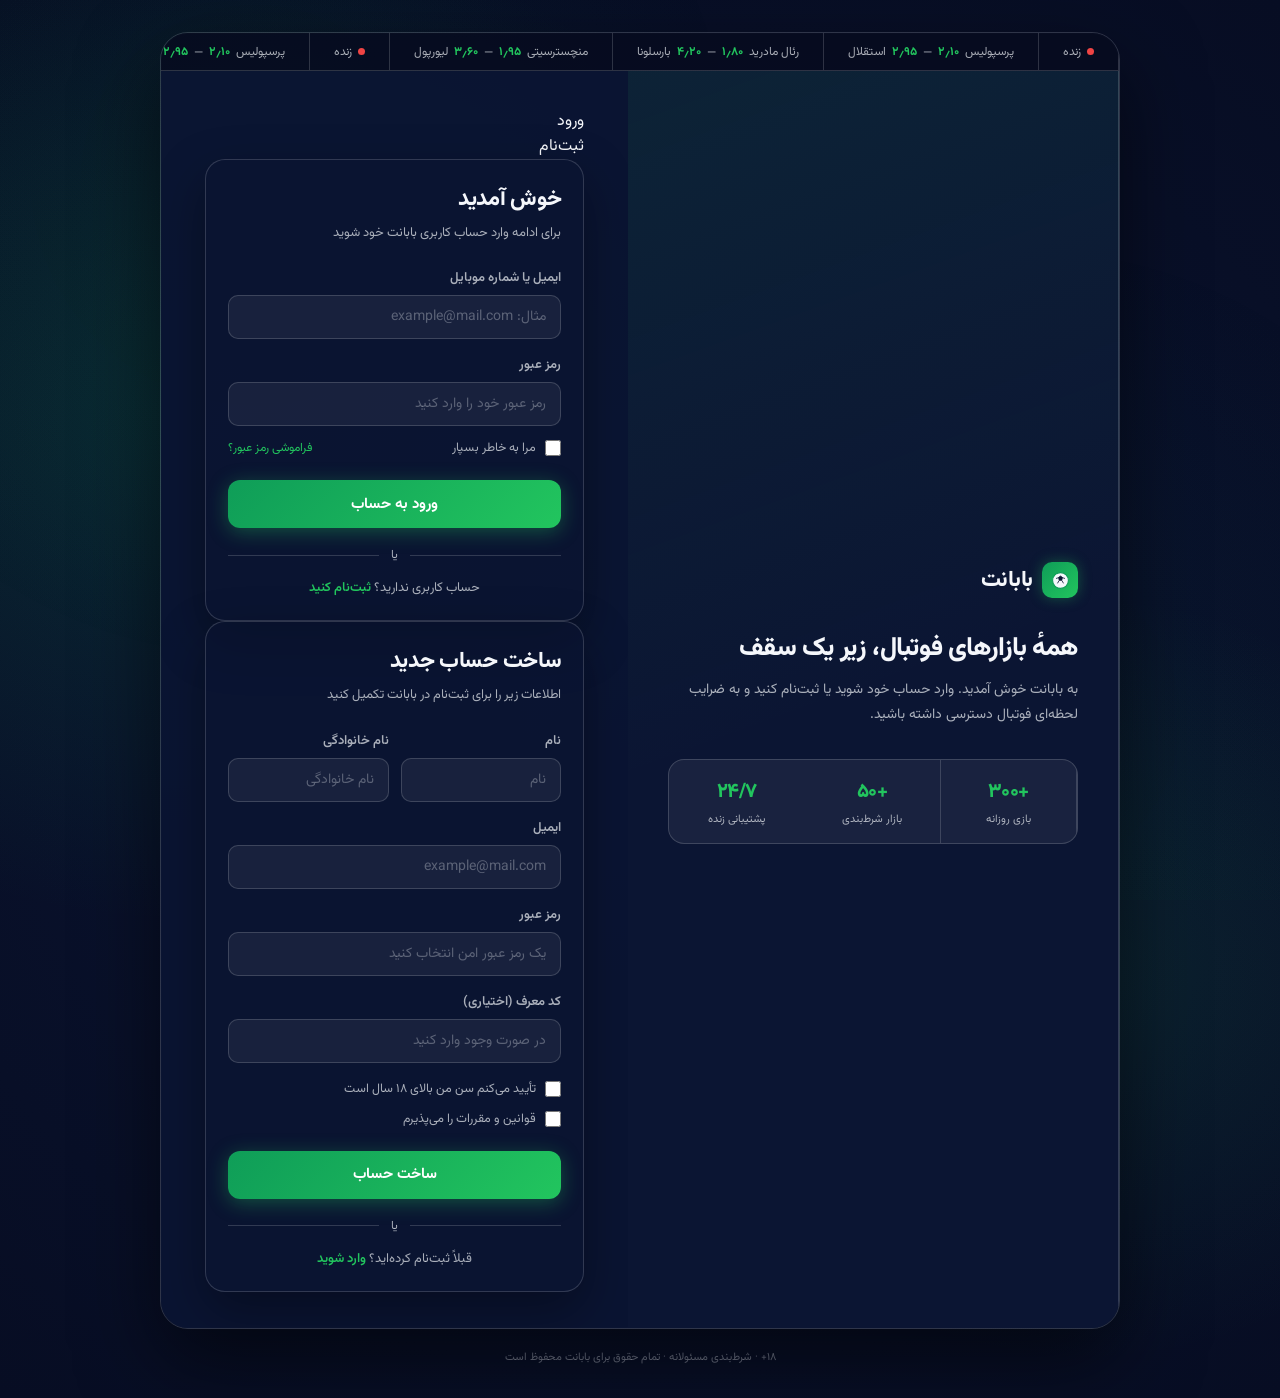
<file: index.html>
<!doctype html>
<html lang="fa" dir="rtl">
    <head>
        <meta charset="UTF-8" />
        <meta name="viewport" content="width=device-width, initial-scale=1.0" />
        <link rel="stylesheet" href="main.css" />
        <title>بابانت | ورود و ثبت‌نام</title>
        <link rel="preconnect" href="https://fonts.googleapis.com" />
        <link
            href="https://fonts.googleapis.com/css2?family=Vazirmatn:wght@400;500;600;700;800&display=swap"
            rel="stylesheet"
        />
    </head>
    <body>
        <div class="motif"></div>

        <div class="stage">
            <div class="ticker">
                <div class="ticker-track">
                    <span class="tick-item"><i class="live-dot"></i> زنده</span>
                    <span class="tick-item"
                        >پرسپولیس <b>۲٫۱۰</b> — <b>۲٫۹۵</b> استقلال</span
                    >
                    <span class="tick-item"
                        >رئال مادرید <b>۱٫۸۰</b> — <b>۴٫۲۰</b> بارسلونا</span
                    >
                    <span class="tick-item"
                        >منچسترسیتی <b>۱٫۹۵</b> — <b>۳٫۶۰</b> لیورپول</span
                    >
                    <span class="tick-item"><i class="live-dot"></i> زنده</span>
                    <span class="tick-item"
                        >پرسپولیس <b>۲٫۱۰</b> — <b>۲٫۹۵</b> استقلال</span
                    >
                    <span class="tick-item"
                        >رئال مادرید <b>۱٫۸۰</b> — <b>۴٫۲۰</b> بارسلونا</span
                    >
                    <span class="tick-item"
                        >منچسترسیتی <b>۱٫۹۵</b> — <b>۳٫۶۰</b> لیورپول</span
                    >
                </div>
            </div>

            <div class="side">
                <div class="brand-mark">
                    <span class="ball-badge">
                        <svg
                            viewBox="0 0 24 24"
                            width="19"
                            height="19"
                            xmlns="http://www.w3.org/2000/svg"
                        >
                            <circle
                                cx="12"
                                cy="12"
                                r="10"
                                fill="#f5f7fb"
                                stroke="#0f9d58"
                                stroke-width="1.4"
                            />
                            <path
                                d="M12 6.4 L15 8.6 L13.9 12.2 L10.1 12.2 L9 8.6 Z"
                                fill="#0b1533"
                            />
                            <path
                                d="M12 6.4 L9 8.6 M12 6.4 L15 8.6 M9 8.6 L6.3 9.5 M15 8.6 L17.7 9.5 M10.1 12.2 L8.2 15.6 M13.9 12.2 L15.8 15.6"
                                stroke="#0b1533"
                                stroke-width="1"
                            />
                        </svg>
                    </span>
                    <span>بابانت</span>
                </div>

                <div>
                    <h1>همهٔ بازارهای فوتبال، زیر یک سقف</h1>
                    <p>
                        به بابانت خوش آمدید. وارد حساب خود شوید یا ثبت‌نام کنید
                        و به ضرایب لحظه‌ای فوتبال دسترسی داشته باشید.
                    </p>
                </div>

                <div class="stats">
                    <div><b>+۳۰۰</b><small>بازی روزانه</small></div>
                    <div><b>+۵۰</b><small>بازار شرط‌بندی</small></div>
                    <div><b>۲۴/۷</b><small>پشتیبانی زنده</small></div>
                </div>
            </div>

            <div class="form-side">
                <div class="tabs">
                    <div class="tab active" data-tab="login">ورود</div>
                    <div class="tab" data-tab="register">ثبت‌نام</div>
                </div>

                <!-- LOGIN -->
                <div class="panel active" id="login">
                    <h2>خوش آمدید</h2>
                    <p class="sub">
                        برای ادامه وارد حساب کاربری بابانت خود شوید
                    </p>

                    <form id="loginForm" novalidate>
                        <div class="field">
                            <label for="loginIdentifier"
                                >ایمیل یا شماره موبایل</label
                            >
                            <input
                                type="text"
                                id="loginIdentifier"
                                name="identifier"
                                placeholder="مثال: example@mail.com"
                            />
                        </div>

                        <div class="field">
                            <label for="loginPassword">رمز عبور</label>
                            <input
                                type="password"
                                id="loginPassword"
                                name="password"
                                placeholder="رمز عبور خود را وارد کنید"
                            />
                        </div>

                        <div class="aux-row">
                            <label class="checkbox">
                                <input
                                    type="checkbox"
                                    id="loginRemember"
                                    name="remember"
                                />
                                مرا به خاطر بسپار
                            </label>
                            <a href="#">فراموشی رمز عبور؟</a>
                        </div>

                        <button type="submit" class="submit-btn">
                            ورود به حساب
                        </button>
                    </form>

                    <div class="divider">یا</div>

                    <p class="switch-line">
                        حساب کاربری ندارید؟
                        <a data-tab="register">ثبت‌نام کنید</a>
                    </p>
                </div>

                <div class="panel" id="register">
                    <h2>ساخت حساب جدید</h2>
                    <p class="sub">
                        اطلاعات زیر را برای ثبت‌نام در بابانت تکمیل کنید
                    </p>

                    <form id="registerForm" novalidate>
                        <div class="row-two">
                            <div class="field">
                                <label for="regFirstName">نام</label>
                                <input
                                    type="text"
                                    id="regFirstName"
                                    name="firstName"
                                    placeholder="نام"
                                />
                            </div>
                            <div class="field">
                                <label for="regLastName">نام خانوادگی</label>
                                <input
                                    type="text"
                                    id="regLastName"
                                    name="lastName"
                                    placeholder="نام خانوادگی"
                                />
                            </div>
                        </div>

                        <div class="field">
                            <label for="regEmail">ایمیل</label>
                            <input
                                type="email"
                                id="regEmail"
                                name="email"
                                placeholder="example@mail.com"
                            />
                        </div>

                        <div class="field">
                            <label for="regPassword">رمز عبور</label>
                            <input
                                type="password"
                                id="regPassword"
                                name="password"
                                placeholder="یک رمز عبور امن انتخاب کنید"
                            />
                        </div>

                        <div class="field">
                            <label for="regReferral">کد معرف (اختیاری)</label>
                            <input
                                type="text"
                                id="regReferral"
                                name="referralCode"
                                placeholder="در صورت وجود وارد کنید"
                            />
                        </div>

                        <div class="checks-stack">
                            <label class="checkbox">
                                <input
                                    type="checkbox"
                                    id="regAge"
                                    name="ageConfirmed"
                                />
                                تأیید می‌کنم سن من بالای ۱۸ سال است
                            </label>
                            <label class="checkbox">
                                <input
                                    type="checkbox"
                                    id="regTerms"
                                    name="termsAccepted"
                                />
                                قوانین و مقررات را می‌پذیرم
                            </label>
                        </div>

                        <button type="submit" class="submit-btn">
                            ساخت حساب
                        </button>
                    </form>

                    <div class="divider">یا</div>

                    <p class="switch-line">
                        قبلاً ثبت‌نام کرده‌اید؟
                        <a data-tab="login">وارد شوید</a>
                    </p>
                </div>
            </div>
        </div>

        <p class="legal-note">
            ۱۸+ · شرط‌بندی مسئولانه · تمام حقوق برای بابانت محفوظ است
        </p>

        <script src="main.js"></script>
    </body>
</html>
</file>
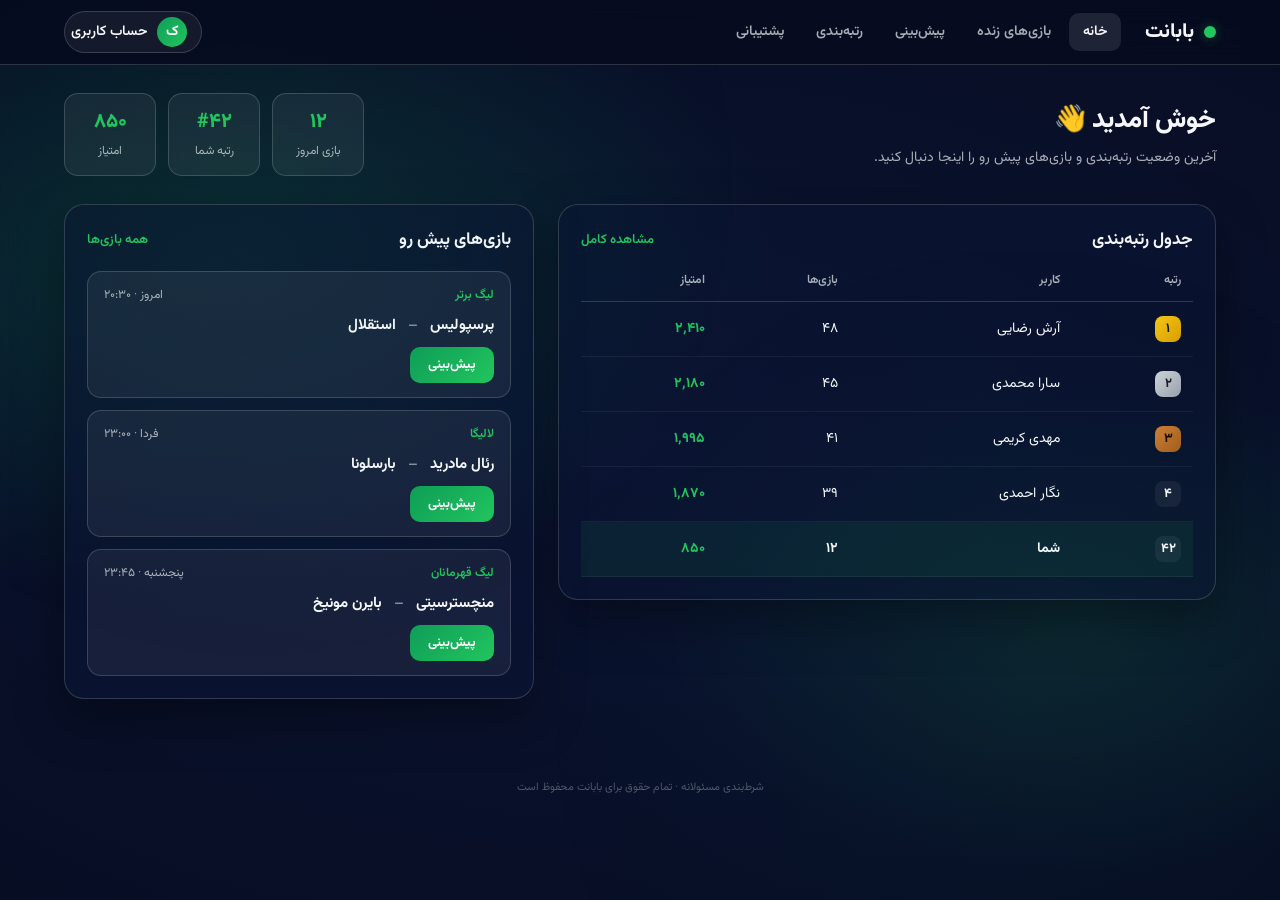
<file: Home.html>
<!doctype html>
<html lang="fa" dir="rtl">
    <head>
        <meta charset="UTF-8" />
        <meta name="viewport" content="width=device-width, initial-scale=1.0" />
        <title>بابانت · محیط کاربری</title>
        <link rel="preconnect" href="https://fonts.googleapis.com" />
        <link
            href="https://fonts.googleapis.com/css2?family=Vazirmatn:wght@400;500;600;700;800&display=swap"
            rel="stylesheet"
        />
        <link rel="stylesheet" href="main.css" />
    </head>
    <body class="home">
        <div class="motif"></div>

        <!-- ── header ────────────────────────────────────── -->
        <header class="app-header">
            <div class="app-header-inner">
                <a href="home.html" class="app-brand">
                    <span class="app-brand-dot"></span>
                    <span class="app-brand-name">بابانت</span>
                </a>

                <nav class="app-nav" id="mainNav">
                    <a href="#" class="app-nav-link active">خانه</a>
                    <a href="#" class="app-nav-link">بازی‌های زنده</a>
                    <a href="#" class="app-nav-link">پیش‌بینی</a>
                    <a href="#" class="app-nav-link">رتبه‌بندی</a>
                    <a href="#" class="app-nav-link">پشتیبانی</a>
                </nav>

                <div class="app-header-actions">
                    <button class="account-btn" id="accountBtn">
                        <span class="account-avatar">ک</span>
                        <span class="account-name">حساب کاربری</span>
                    </button>
                    <button
                        class="nav-toggle"
                        id="navToggle"
                        aria-label="منو"
                        aria-expanded="false"
                    >
                        <span></span><span></span><span></span>
                    </button>
                </div>
            </div>
        </header>

        <!-- ── main ──────────────────────────────────────── -->
        <main class="app-main">
            <!-- خوش‌آمد -->
            <section class="welcome-bar">
                <div>
                    <h1 class="welcome-title">خوش آمدید 👋</h1>
                    <p class="welcome-sub">
                        آخرین وضعیت رتبه‌بندی و بازی‌های پیش رو را اینجا دنبال
                        کنید.
                    </p>
                </div>
                <div class="welcome-stats">
                    <div class="wstat">
                        <span class="wstat-num">۱۲</span>
                        <span class="wstat-label">بازی امروز</span>
                    </div>
                    <div class="wstat">
                        <span class="wstat-num">#۴۲</span>
                        <span class="wstat-label">رتبه شما</span>
                    </div>
                    <div class="wstat">
                        <span class="wstat-num">۸۵۰</span>
                        <span class="wstat-label">امتیاز</span>
                    </div>
                </div>
            </section>

            <div class="app-grid">
                <!-- جدول رتبه‌بندی -->
                <section class="panel">
                    <div class="panel-head">
                        <h2 class="panel-title">جدول رتبه‌بندی</h2>
                        <a href="#" class="panel-link">مشاهده کامل</a>
                    </div>

                    <div class="table-wrap">
                        <table class="rank-table">
                            <thead>
                                <tr>
                                    <th>رتبه</th>
                                    <th>کاربر</th>
                                    <th>بازی‌ها</th>
                                    <th>امتیاز</th>
                                </tr>
                            </thead>
                            <tbody>
                                <tr>
                                    <td><span class="rank rank-1">۱</span></td>
                                    <td>آرش رضایی</td>
                                    <td>۴۸</td>
                                    <td class="pts">۲٬۴۱۰</td>
                                </tr>
                                <tr>
                                    <td><span class="rank rank-2">۲</span></td>
                                    <td>سارا محمدی</td>
                                    <td>۴۵</td>
                                    <td class="pts">۲٬۱۸۰</td>
                                </tr>
                                <tr>
                                    <td><span class="rank rank-3">۳</span></td>
                                    <td>مهدی کریمی</td>
                                    <td>۴۱</td>
                                    <td class="pts">۱٬۹۹۵</td>
                                </tr>
                                <tr>
                                    <td><span class="rank">۴</span></td>
                                    <td>نگار احمدی</td>
                                    <td>۳۹</td>
                                    <td class="pts">۱٬۸۷۰</td>
                                </tr>
                                <tr class="me-row">
                                    <td><span class="rank">۴۲</span></td>
                                    <td>شما</td>
                                    <td>۱۲</td>
                                    <td class="pts">۸۵۰</td>
                                </tr>
                            </tbody>
                        </table>
                    </div>
                </section>

                <!-- بازی‌های پیش رو -->
                <section class="panel">
                    <div class="panel-head">
                        <h2 class="panel-title">بازی‌های پیش رو</h2>
                        <a href="#" class="panel-link">همه بازی‌ها</a>
                    </div>

                    <ul class="match-list">
                        <li class="match-card">
                            <div class="match-meta">
                                <span class="match-league">لیگ برتر</span>
                                <span class="match-time">امروز · ۲۰:۳۰</span>
                            </div>
                            <div class="match-teams">
                                <span class="team">پرسپولیس</span>
                                <span class="vs">–</span>
                                <span class="team">استقلال</span>
                            </div>
                            <button class="match-btn">پیش‌بینی</button>
                        </li>
                        <li class="match-card">
                            <div class="match-meta">
                                <span class="match-league">لالیگا</span>
                                <span class="match-time">فردا · ۲۳:۰۰</span>
                            </div>
                            <div class="match-teams">
                                <span class="team">رئال مادرید</span>
                                <span class="vs">–</span>
                                <span class="team">بارسلونا</span>
                            </div>
                            <button class="match-btn">پیش‌بینی</button>
                        </li>
                        <li class="match-card">
                            <div class="match-meta">
                                <span class="match-league">لیگ قهرمانان</span>
                                <span class="match-time">پنجشنبه · ۲۳:۴۵</span>
                            </div>
                            <div class="match-teams">
                                <span class="team">منچسترسیتی</span>
                                <span class="vs">–</span>
                                <span class="team">بایرن مونیخ</span>
                            </div>
                            <button class="match-btn">پیش‌بینی</button>
                        </li>
                    </ul>
                </section>
            </div>
        </main>

        <footer class="app-footer">
            <p class="legal-note">
                 شرط‌بندی مسئولانه · تمام حقوق برای بابانت محفوظ است
            </p>
        </footer>

        <script src="main.js"></script>
    </body>
</html>
</file>
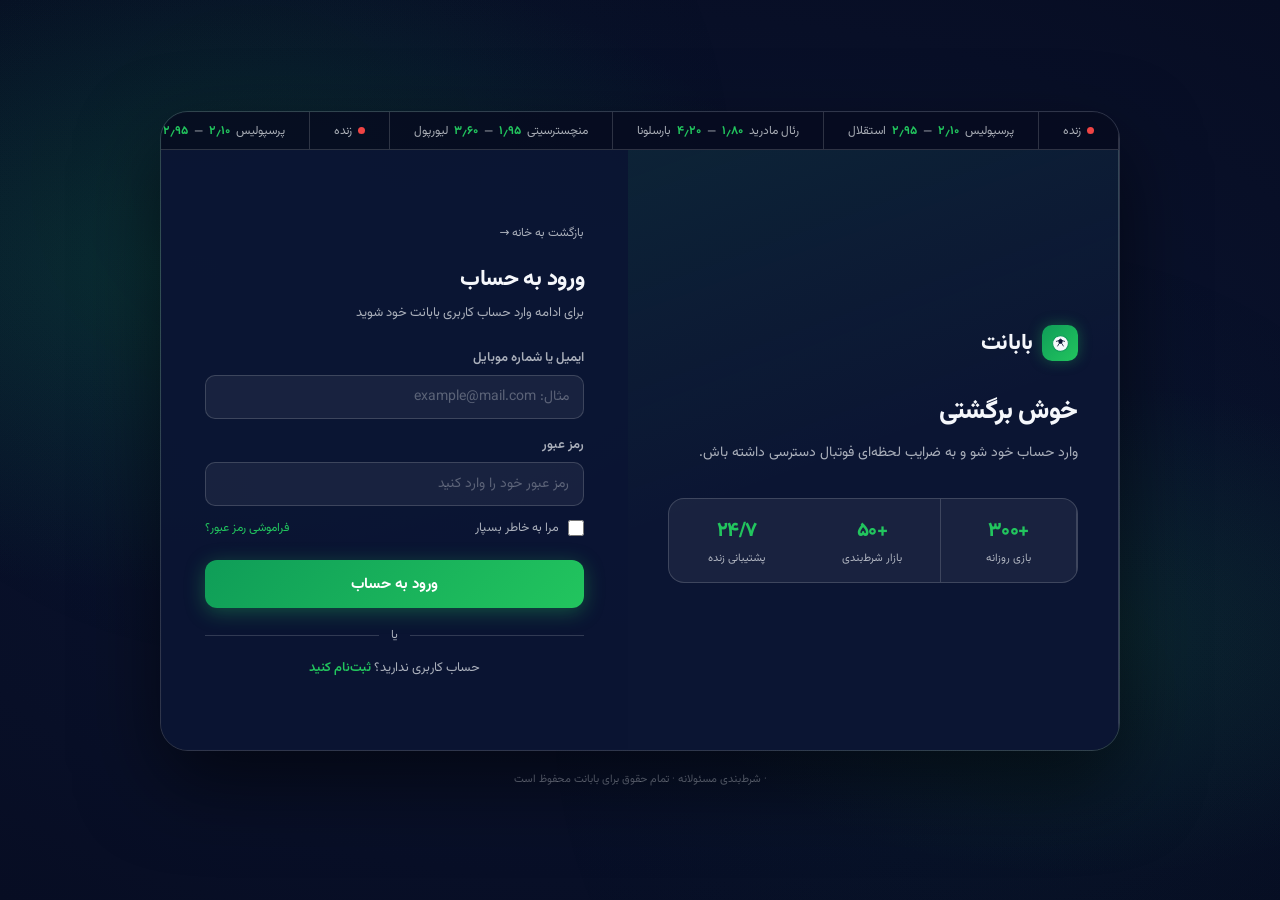
<file: login.html>
<!doctype html>
<html lang="fa" dir="rtl">
    <head>
        <meta charset="UTF-8" />
        <meta name="viewport" content="width=device-width, initial-scale=1.0" />
        <link rel="stylesheet" href="main.css" />
        <title>بابانت | ورود</title>
        <link rel="preconnect" href="https://fonts.googleapis.com" />
        <link
            href="https://fonts.googleapis.com/css2?family=Vazirmatn:wght@400;500;600;700;800&display=swap"
            rel="stylesheet"
        />
    </head>
    <body>
        <div class="motif"></div>

        <div class="stage">
            <div class="ticker">
                <div class="ticker-track">
                    <span class="tick-item"><i class="live-dot"></i> زنده</span>
                    <span class="tick-item"
                        >پرسپولیس <b>۲٫۱۰</b> — <b>۲٫۹۵</b> استقلال</span
                    >
                    <span class="tick-item"
                        >رئال مادرید <b>۱٫۸۰</b> — <b>۴٫۲۰</b> بارسلونا</span
                    >
                    <span class="tick-item"
                        >منچسترسیتی <b>۱٫۹۵</b> — <b>۳٫۶۰</b> لیورپول</span
                    >
                    <span class="tick-item"><i class="live-dot"></i> زنده</span>
                    <span class="tick-item"
                        >پرسپولیس <b>۲٫۱۰</b> — <b>۲٫۹۵</b> استقلال</span
                    >
                    <span class="tick-item"
                        >رئال مادرید <b>۱٫۸۰</b> — <b>۴٫۲۰</b> بارسلونا</span
                    >
                    <span class="tick-item"
                        >منچسترسیتی <b>۱٫۹۵</b> — <b>۳٫۶۰</b> لیورپول</span
                    >
                </div>
            </div>

            <div class="side">
                <div class="brand-mark">
                    <span class="ball-badge">
                        <svg
                            viewBox="0 0 24 24"
                            width="19"
                            height="19"
                            xmlns="http://www.w3.org/2000/svg"
                        >
                            <circle
                                cx="12"
                                cy="12"
                                r="10"
                                fill="#f5f7fb"
                                stroke="#0f9d58"
                                stroke-width="1.4"
                            />
                            <path
                                d="M12 6.4 L15 8.6 L13.9 12.2 L10.1 12.2 L9 8.6 Z"
                                fill="#0b1533"
                            />
                            <path
                                d="M12 6.4 L9 8.6 M12 6.4 L15 8.6 M9 8.6 L6.3 9.5 M15 8.6 L17.7 9.5 M10.1 12.2 L8.2 15.6 M13.9 12.2 L15.8 15.6"
                                stroke="#0b1533"
                                stroke-width="1"
                            />
                        </svg>
                    </span>
                    <span>بابانت</span>
                </div>

                <div>
                    <h1>خوش برگشتی</h1>
                    <p>
                        وارد حساب خود شو و به ضرایب لحظه‌ای فوتبال دسترسی داشته
                        باش.
                    </p>
                </div>

                <div class="stats">
                    <div><b>+۳۰۰</b><small>بازی روزانه</small></div>
                    <div><b>+۵۰</b><small>بازار شرط‌بندی</small></div>
                    <div><b>۲۴/۷</b><small>پشتیبانی زنده</small></div>
                </div>
            </div>

            <div class="form-side">
                <a class="back-link" href="index.html">→ بازگشت به خانه</a>

                <h2>ورود به حساب</h2>
                <p class="sub">برای ادامه وارد حساب کاربری بابانت خود شوید</p>

                <form id="loginForm" novalidate>
                    <div class="field">
                        <label for="loginIdentifier"
                            >ایمیل یا شماره موبایل</label
                        >
                        <input
                            type="text"
                            id="loginIdentifier"
                            name="identifier"
                            placeholder="مثال: example@mail.com"
                        />
                        <div class="error-msg" id="err-regFirstName"></div>
                    </div>

                    <div class="field">
                        <label for="loginPassword">رمز عبور</label>
                        <input
                            type="password"
                            id="loginPassword"
                            name="password"
                            placeholder="رمز عبور خود را وارد کنید"
                        />
                        <div class="error-msg" id="err-regFirstName"></div>
                    </div>

                    <div class="aux-row">
                        <label class="checkbox">
                            <input
                                type="checkbox"
                                id="loginRemember"
                                name="remember"
                            />
                            <div class="error-msg" id="err-regFirstName"></div>
                            مرا به خاطر بسپار
                        </label>
                        <a href="#">فراموشی رمز عبور؟</a>
                    </div>

                    <button type="submit" class="submit-btn">
                        ورود به حساب
                    </button>
                </form>

                <div class="divider">یا</div>

                <p class="switch-line">
                    حساب کاربری ندارید؟
                    <a href="register.html">ثبت‌نام کنید</a>
                </p>
            </div>
        </div>

        <p class="legal-note">
            · شرط‌بندی مسئولانه · تمام حقوق برای بابانت محفوظ است
        </p>

        <script src="main.js"></script>
    </body>
</html>
</file>
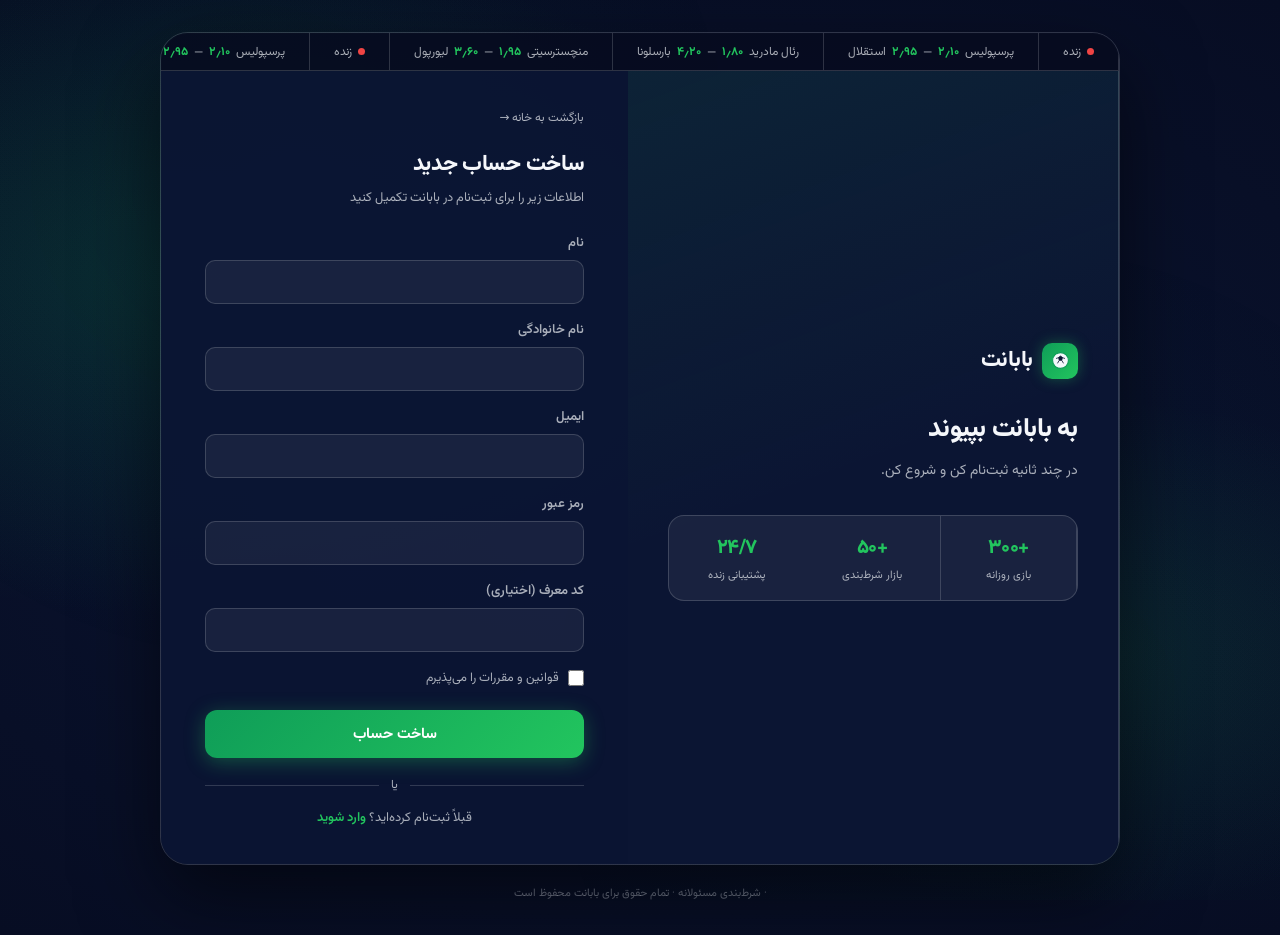
<file: register.html>
<!doctype html>
<html lang="fa" dir="rtl">
    <head>
        <meta charset="UTF-8" />
        <meta name="viewport" content="width=device-width, initial-scale=1.0" />
        <link rel="stylesheet" href="main.css" />
        <title>بابانت | ثبت‌نام</title>
        <link rel="preconnect" href="https://fonts.googleapis.com" />
        <link
            href="https://fonts.googleapis.com/css2?family=Vazirmatn:wght@400;500;600;700;800&display=swap"
            rel="stylesheet"
        />
    </head>
    <body>
        <div class="motif"></div>

        <div class="stage">
            <div class="ticker">
                <div class="ticker-track">
                    <span class="tick-item"><i class="live-dot"></i> زنده</span>
                    <span class="tick-item"
                        >پرسپولیس <b>۲٫۱۰</b> — <b>۲٫۹۵</b> استقلال</span
                    >
                    <span class="tick-item"
                        >رئال مادرید <b>۱٫۸۰</b> — <b>۴٫۲۰</b> بارسلونا</span
                    >
                    <span class="tick-item"
                        >منچسترسیتی <b>۱٫۹۵</b> — <b>۳٫۶۰</b> لیورپول</span
                    >
                    <span class="tick-item"><i class="live-dot"></i> زنده</span>
                    <span class="tick-item"
                        >پرسپولیس <b>۲٫۱۰</b> — <b>۲٫۹۵</b> استقلال</span
                    >
                    <span class="tick-item"
                        >رئال مادرید <b>۱٫۸۰</b> — <b>۴٫۲۰</b> بارسلونا</span
                    >
                    <span class="tick-item"
                        >منچسترسیتی <b>۱٫۹۵</b> — <b>۳٫۶۰</b> لیورپول</span
                    >
                </div>
            </div>

            <div class="side">
                <div class="brand-mark">
                    <span class="ball-badge">
                        <svg
                            viewBox="0 0 24 24"
                            width="19"
                            height="19"
                            xmlns="http://www.w3.org/2000/svg"
                        >
                            <circle
                                cx="12"
                                cy="12"
                                r="10"
                                fill="#f5f7fb"
                                stroke="#0f9d58"
                                stroke-width="1.4"
                            />
                            <path
                                d="M12 6.4 L15 8.6 L13.9 12.2 L10.1 12.2 L9 8.6 Z"
                                fill="#0b1533"
                            />
                            <path
                                d="M12 6.4 L9 8.6 M12 6.4 L15 8.6 M9 8.6 L6.3 9.5 M15 8.6 L17.7 9.5 M10.1 12.2 L8.2 15.6 M13.9 12.2 L15.8 15.6"
                                stroke="#0b1533"
                                stroke-width="1"
                            />
                        </svg>
                    </span>
                    <span>بابانت</span>
                </div>

                <div>
                    <h1>به بابانت بپیوند</h1>
                    <p>در چند ثانیه ثبت‌نام کن و شروع کن.</p>
                </div>

                <div class="stats">
                    <div><b>+۳۰۰</b><small>بازی روزانه</small></div>
                    <div><b>+۵۰</b><small>بازار شرط‌بندی</small></div>
                    <div><b>۲۴/۷</b><small>پشتیبانی زنده</small></div>
                </div>
            </div>

            <div class="form-side">
                <a class="back-link" href="index.html">→ بازگشت به خانه</a>

                <h2>ساخت حساب جدید</h2>
                <p class="sub">
                    اطلاعات زیر را برای ثبت‌نام در بابانت تکمیل کنید
                </p>

                <form id="registerForm" novalidate>
                    <div class="form-message" style="display: none"></div>

                    <div class="field">
                        <label for="regFirstName">نام</label>
                        <input
                            type="text"
                            id="regFirstName"
                            name="firstName"
                            autocomplete="given-name"
                        />
                        <div
                            class="error-msg"
                            id="err-regFirstName"
                            style="display: none"
                        ></div>
                    </div>

                    <div class="field">
                        <label for="regLastName">نام خانوادگی</label>
                        <input
                            type="text"
                            id="regLastName"
                            name="lastName"
                            autocomplete="family-name"
                        />
                        <div
                            class="error-msg"
                            id="err-regLastName"
                            style="display: none"
                        ></div>
                    </div>

                    <div class="field">
                        <label for="regEmail">ایمیل</label>
                        <input
                            type="email"
                            id="regEmail"
                            name="email"
                            autocomplete="email"
                        />
                        <div
                            class="error-msg"
                            id="err-regEmail"
                            style="display: none"
                        ></div>
                    </div>

                    <div class="field">
                        <label for="regPassword">رمز عبور</label>
                        <input
                            type="password"
                            id="regPassword"
                            name="password"
                            autocomplete="new-password"
                        />
                        <div
                            class="error-msg"
                            id="err-regPassword"
                            style="display: none"
                        ></div>
                    </div>

                    <div class="field">
                        <label for="regReferral">کد معرف (اختیاری)</label>
                        <input
                            type="text"
                            id="regReferral"
                            name="referalCode"
                        />
                        <div
                            class="error-msg"
                            id="err-regReferral"
                            style="display: none"
                        ></div>
                    </div>

                    <div class="checks-stack">
                        <label class="checkbox">
                            <input
                                type="checkbox"
                                id="regTerms"
                                name="termsAccepted"
                            />
                            قوانین و مقررات را می‌پذیرم
                        </label>
                        <div
                            class="error-msg"
                            id="err-regTerms"
                            style="display: none"
                        ></div>
                    </div>

                    <button type="submit" class="submit-btn">ساخت حساب</button>
                </form>

                <div class="divider">یا</div>

                <p class="switch-line">
                    قبلاً ثبت‌نام کرده‌اید؟
                    <a href="login.html">وارد شوید</a>
                </p>
            </div>
        </div>

        <p class="legal-note">
            · شرط‌بندی مسئولانه · تمام حقوق برای بابانت محفوظ است
        </p>

        <script src="main.js"></script>
    </body>
</html>
</file>
<file: main.css>
/* ── variables ──────────────────────────────────────── */
:root {
    --navy-deep: #060b1f;
    --navy: #0b1533;
    --navy-light: #16224a;
    --green: #22c55e;
    --green-deep: #0f9d58;
    --green-glow: rgba(34, 197, 94, 0.35);
    --white: #f5f7fb;
    --white-dim: rgba(245, 247, 251, 0.68);
    --glass-fill: rgba(255, 255, 255, 0.06);
    --glass-fill-strong: rgba(255, 255, 255, 0.1);
    --glass-border: rgba(255, 255, 255, 0.16);
    --live: #ef4444;
}

/* ── reset & base ───────────────────────────────────── */
*,
*::before,
*::after {
    box-sizing: border-box;
    margin: 0;
    padding: 0;
}

html {
    scroll-behavior: smooth;
}

body {
    font-family: "Vazirmatn", system-ui, sans-serif;
    color: var(--white);
    min-height: 100vh;
    display: flex;
    flex-direction: column;
    align-items: center;
    justify-content: center;
    padding: 32px 16px;
    position: relative;
    overflow-x: hidden; /* فقط اسکرول افقی مسدود — عمودی آزاد */
    background:
        radial-gradient(
            ellipse 80% 60% at 15% 30%,
            rgba(15, 157, 88, 0.18) 0%,
            transparent 60%
        ),
        radial-gradient(
            ellipse 60% 50% at 85% 70%,
            rgba(34, 197, 94, 0.1) 0%,
            transparent 55%
        ),
        radial-gradient(ellipse 100% 80% at 50% 50%, #0b1533 0%, #060b1f 100%);
}

/* ── decorative motif ───────────────────────────────── */
.motif {
    position: fixed;
    inset: 0;
    pointer-events: none;
    z-index: 0;
    background-image:
        radial-gradient(
            circle at 20% 20%,
            rgba(34, 197, 94, 0.04) 0%,
            transparent 40%
        ),
        radial-gradient(
            circle at 80% 80%,
            rgba(34, 197, 94, 0.03) 0%,
            transparent 40%
        );
}

/* ── stage (card) ───────────────────────────────────── */
.stage {
    position: relative;
    z-index: 1;
    width: 100%;
    max-width: 960px;
    display: grid;
    grid-template-columns: 1.05fr 1fr;
    grid-template-rows: auto 1fr;
    min-height: 640px;
    border-radius: 28px;
    overflow: hidden;
    border: 1px solid var(--glass-border);
    box-shadow:
        0 32px 80px rgba(0, 0, 0, 0.55),
        0 0 0 1px rgba(255, 255, 255, 0.05) inset;
}

/* ── ticker ─────────────────────────────────────────── */
.ticker {
    grid-column: 1 / -1;
    grid-row: 1;
    background: rgba(6, 11, 31, 0.85);
    border-bottom: 1px solid var(--glass-border);
    height: 38px;
    overflow: hidden;
    display: flex;
    align-items: center;
}

.ticker-track {
    display: flex;
    gap: 0;
    white-space: nowrap;
    animation: scrollTicker 28s linear infinite;
}

.tick-item {
    font-size: 12px;
    color: var(--white-dim);
    padding: 0 24px;
    border-right: 1px solid var(--glass-border);
    display: flex;
    align-items: center;
    gap: 6px;
    height: 38px;
}

.tick-item b {
    color: var(--green);
    font-weight: 700;
}

.live-dot {
    display: inline-block;
    width: 7px;
    height: 7px;
    border-radius: 50%;
    background: var(--live);
    animation: pulse 1.4s ease-in-out infinite;
    flex-shrink: 0;
}

@keyframes pulse {
    0%,
    100% {
        opacity: 1;
        transform: scale(1);
    }
    50% {
        opacity: 0.4;
        transform: scale(0.75);
    }
}

@keyframes scrollTicker {
    0% {
        transform: translateX(0);
    }
    100% {
        transform: translateX(-50%);
    }
}

/* ── side (left panel) ──────────────────────────────── */
.side {
    grid-row: 2;
    grid-column: 1;
    background:
        linear-gradient(160deg, rgba(34, 197, 94, 0.08) 0%, transparent 50%),
        var(--navy);
    padding: 44px 40px 36px;
    display: flex;
    flex-direction: column;
    gap: 32px;
    justify-content: center;
    border-right: 1px solid var(--glass-border);
}

.brand-mark {
    display: inline-flex;
    align-items: center;
    gap: 9px;
    font-size: 22px;
    font-weight: 800;
    color: var(--white);
    letter-spacing: -0.3px;
    width: fit-content;
}

.ball-badge {
    display: flex;
    align-items: center;
    justify-content: center;
    width: 36px;
    height: 36px;
    background: linear-gradient(
        135deg,
        var(--green-deep) 0%,
        var(--green) 100%
    );
    border-radius: 10px;
    flex-shrink: 0;
    box-shadow: 0 0 14px var(--green-glow);
}

.side h1 {
    font-size: 26px;
    font-weight: 800;
    line-height: 1.45;
    letter-spacing: -0.4px;
    color: var(--white);
}

.side p {
    font-size: 14px;
    color: var(--white-dim);
    line-height: 1.75;
    margin-top: 10px;
}

.stats {
    display: flex;
    gap: 0;
    border: 1px solid var(--glass-border);
    border-radius: 16px;
    overflow: hidden;
    background: var(--glass-fill);
}

.stats > div {
    flex: 1;
    display: flex;
    flex-direction: column;
    align-items: center;
    padding: 16px 8px;
    gap: 4px;
    border-right: 1px solid var(--glass-border);
}

.stats > div:last-child {
    border-right: none;
}

.stats b {
    font-size: 20px;
    font-weight: 800;
    color: var(--green);
    letter-spacing: -0.5px;
}

.stats small {
    font-size: 11px;
    color: var(--white-dim);
    text-align: center;
    line-height: 1.4;
}

/* ── form-side (right panel) ────────────────────────── */
.form-side {
    grid-row: 2;
    grid-column: 2;
    background: rgba(11, 21, 51, 0.96);
    padding: 38px 44px 36px;
    display: flex;
    flex-direction: column;
    justify-content: center;
    gap: 0;
    overflow-y: auto; /* اسکرول داخلی اگر محتوا بلند بود */
}

.form-side h2 {
    font-size: 22px;
    font-weight: 800;
    color: var(--white);
    letter-spacing: -0.3px;
    margin-bottom: 6px;
}

.sub {
    font-size: 13px;
    color: var(--white-dim);
    line-height: 1.65;
    margin-bottom: 24px;
}

/* ── back link ──────────────────────────────────────── */
.back-link {
    display: inline-block;
    font-size: 12px;
    color: var(--white-dim);
    text-decoration: none;
    margin-bottom: 20px;
    transition: color 0.2s;
    direction: ltr;
    text-align: right;
}

.back-link:hover {
    color: var(--green);
}

/* ── landing page styles ────────────────────────────── */
.form-side.landing {
    justify-content: center;
    padding: 44px 48px;
}

.landing-inner {
    display: flex;
    flex-direction: column;
    gap: 24px;
}

.landing-inner h2 {
    font-size: 24px;
    font-weight: 800;
    margin-bottom: 0;
}

.landing-inner .sub {
    margin-bottom: 0;
}

.landing-cta {
    display: flex;
    flex-direction: column;
    gap: 12px;
}

.btn-primary {
    display: flex;
    align-items: center;
    justify-content: center;
    height: 48px;
    border-radius: 12px;
    background: linear-gradient(
        135deg,
        var(--green-deep) 0%,
        var(--green) 100%
    );
    color: #fff;
    font-family: inherit;
    font-size: 15px;
    font-weight: 700;
    text-decoration: none;
    cursor: pointer;
    transition:
        opacity 0.2s,
        transform 0.15s;
    box-shadow: 0 4px 20px var(--green-glow);
}

.btn-primary:hover {
    opacity: 0.9;
    transform: translateY(-1px);
}
.btn-primary:active {
    transform: translateY(0);
    opacity: 1;
}

.btn-secondary {
    display: flex;
    align-items: center;
    justify-content: center;
    height: 48px;
    border-radius: 12px;
    background: var(--glass-fill);
    color: var(--white);
    font-family: inherit;
    font-size: 15px;
    font-weight: 600;
    text-decoration: none;
    border: 1px solid var(--glass-border);
    cursor: pointer;
    transition:
        background 0.2s,
        transform 0.15s;
}

.btn-secondary:hover {
    background: var(--glass-fill-strong);
    transform: translateY(-1px);
}
.btn-secondary:active {
    transform: translateY(0);
}

.feature-list {
    list-style: none;
    display: flex;
    flex-direction: column;
    gap: 10px;
    padding: 0;
    border-top: 1px solid var(--glass-border);
    padding-top: 20px;
}

.feature-list li {
    font-size: 13px;
    color: var(--white-dim);
    display: flex;
    align-items: center;
    gap: 8px;
}

.feature-list li::before {
    content: "";
    display: inline-block;
    width: 7px;
    height: 7px;
    border-radius: 50%;
    background: var(--green);
    flex-shrink: 0;
}

/* ── form fields ────────────────────────────────────── */
form {
    display: flex;
    flex-direction: column;
    gap: 16px;
}

.field {
    display: flex;
    flex-direction: column;
    gap: 7px;
}

.field label {
    font-size: 13px;
    font-weight: 600;
    color: var(--white-dim);
}

.field input {
    height: 44px;
    border-radius: 10px;
    border: 1px solid var(--glass-border);
    background: var(--glass-fill);
    color: var(--white);
    font-family: inherit;
    font-size: 14px;
    padding: 0 14px;
    outline: none;
    transition:
        border-color 0.2s,
        background 0.2s;
    width: 100%;
}

.field input::placeholder {
    color: rgba(245, 247, 251, 0.3);
}

.field input:focus {
    border-color: var(--green-deep);
    background: var(--glass-fill-strong);
    box-shadow: 0 0 0 3px rgba(34, 197, 94, 0.12);
}

/* ── two-column row ─────────────────────────────────── */
.row-two {
    display: flex;
    gap: 12px;
}

.row-two .field {
    flex: 1;
    min-width: 0;
}

/* ── aux row & checkboxes ───────────────────────────── */
.aux-row {
    display: flex;
    align-items: center;
    justify-content: space-between;
    margin-top: -4px;
}

.aux-row a {
    font-size: 12px;
    color: var(--green);
    text-decoration: none;
}

.aux-row a:hover {
    text-decoration: underline;
}

.checks-stack {
    display: flex;
    flex-direction: column;
    gap: 10px;
}

.checkbox {
    display: flex;
    align-items: center;
    gap: 9px;
    font-size: 12.5px;
    color: var(--white-dim);
    cursor: pointer;
    user-select: none;
}

.checkbox input[type="checkbox"] {
    width: 16px;
    height: 16px;
    border-radius: 4px;
    border: 1px solid var(--glass-border);
    background: var(--glass-fill);
    cursor: pointer;
    flex-shrink: 0;
    accent-color: var(--green);
}

/* ── submit button ──────────────────────────────────── */
.submit-btn {
    display: flex;
    align-items: center;
    justify-content: center;
    height: 48px;
    border-radius: 12px;
    background: linear-gradient(
        135deg,
        var(--green-deep) 0%,
        var(--green) 100%
    );
    color: #fff;
    font-family: inherit;
    font-size: 15px;
    font-weight: 700;
    border: none;
    cursor: pointer;
    margin-top: 6px;
    transition:
        opacity 0.2s,
        transform 0.15s;
    box-shadow: 0 4px 20px var(--green-glow);
    width: 100%;
}

.submit-btn:hover:not(:disabled) {
    opacity: 0.9;
    transform: translateY(-1px);
}
.submit-btn:active:not(:disabled) {
    transform: translateY(0);
    opacity: 1;
}

.submit-btn:disabled {
    opacity: 0.55;
    cursor: not-allowed;
    transform: none;
}

/* ── divider ────────────────────────────────────────── */
.divider {
    display: flex;
    align-items: center;
    gap: 12px;
    font-size: 12px;
    color: var(--white-dim);
    margin: 18px 0 14px;
}

.divider::before,
.divider::after {
    content: "";
    flex: 1;
    height: 1px;
    background: var(--glass-border);
}

/* ── switch line ────────────────────────────────────── */
.switch-line {
    font-size: 13px;
    color: var(--white-dim);
    text-align: center;
}

.switch-line a {
    color: var(--green);
    text-decoration: none;
    font-weight: 600;
}

.switch-line a:hover {
    text-decoration: underline;
}

/* ── legal note ─────────────────────────────────────── */
.legal-note {
    position: relative;
    z-index: 1;
    font-size: 11px;
    color: rgba(245, 247, 251, 0.3);
    text-align: center;
    margin-top: 20px;
    line-height: 1.6;
}

/* ── responsive ─────────────────────────────────────── */
@media (max-width: 820px) {
    .stage {
        grid-template-columns: 1fr;
        grid-template-rows: auto auto;
        min-height: auto;
    }

    .side {
        display: none;
    }

    .form-side {
        grid-column: 1;
        grid-row: 2;
        padding: 32px 24px 28px;
    }

    .form-side.landing {
        padding: 36px 24px;
    }
}

@media (max-width: 480px) {
    .row-two {
        flex-direction: column;
        gap: 16px;
    }

    .form-side {
        padding: 28px 18px 24px;
    }
    .form-side.landing {
        padding: 28px 18px;
    }
}
.error-msg {
    display: none;
    color: #e5484d;
    font-size: 0.8rem;
    margin-top: 4px;
    line-height: 1.5;
}
.input-error {
    border-color: #e5484d !important;
}
.form-message {
    display: none;
    padding: 10px 14px;
    border-radius: 8px;
    font-size: 0.88rem;
    margin-bottom: 16px;
    text-align: center;
}
.form-message--error {
    background: rgba(229, 72, 77, 0.12);
    color: #e5484d;
}
.form-message--success {
    background: rgba(48, 164, 108, 0.14);
    color: #30a46c;
}
/* ── home / app layout ──────────────────────────────── */

/* override حالت وسط‌چین body فقط برای صفحه اصلی */
body.home {
    display: block;
    justify-content: initial;
    align-items: stretch;
    padding: 0;
    min-height: 100vh;
}

/* header */
.app-header {
    position: sticky;
    top: 0;
    z-index: 20;
    width: 100%;
    background: rgba(6, 11, 31, 0.85);
    backdrop-filter: blur(14px);
    border-bottom: 1px solid var(--glass-border);
}

.app-header-inner {
    max-width: 1200px;
    margin: 0 auto;
    height: 64px;
    padding: 0 24px;
    display: flex;
    align-items: center;
    gap: 24px;
}

.app-brand {
    display: flex;
    align-items: center;
    gap: 10px;
    text-decoration: none;
    color: var(--white);
    font-weight: 800;
    font-size: 20px;
    flex-shrink: 0;
}

.app-brand-dot {
    width: 12px;
    height: 12px;
    border-radius: 50%;
    background: var(--green);
    box-shadow: 0 0 12px var(--green-glow);
}

.app-nav {
    display: flex;
    align-items: center;
    gap: 4px;
    flex: 1;
}

.app-nav-link {
    padding: 8px 14px;
    border-radius: 10px;
    color: var(--white-dim);
    text-decoration: none;
    font-size: 14px;
    font-weight: 600;
    transition:
        background 0.2s,
        color 0.2s;
}

.app-nav-link:hover {
    color: var(--white);
    background: var(--glass-fill);
}

.app-nav-link.active {
    color: var(--white);
    background: var(--glass-fill-strong);
}

.app-header-actions {
    display: flex;
    align-items: center;
    gap: 12px;
    flex-shrink: 0;
}

.account-btn {
    display: flex;
    align-items: center;
    gap: 10px;
    height: 42px;
    padding: 0 14px 0 6px;
    border-radius: 999px;
    background: var(--glass-fill);
    border: 1px solid var(--glass-border);
    color: var(--white);
    font-family: inherit;
    font-size: 14px;
    font-weight: 600;
    cursor: pointer;
    transition:
        background 0.2s,
        border-color 0.2s;
}

.account-btn:hover {
    background: var(--glass-fill-strong);
    border-color: rgba(255, 255, 255, 0.28);
}

.account-avatar {
    width: 30px;
    height: 30px;
    border-radius: 50%;
    display: grid;
    place-items: center;
    background: linear-gradient(135deg, var(--green-deep), var(--green));
    color: #fff;
    font-weight: 700;
    font-size: 14px;
}

/* همبرگر — فقط موبایل */
.nav-toggle {
    display: none;
    flex-direction: column;
    gap: 5px;
    width: 42px;
    height: 42px;
    border-radius: 10px;
    background: var(--glass-fill);
    border: 1px solid var(--glass-border);
    cursor: pointer;
    align-items: center;
    justify-content: center;
}

.nav-toggle span {
    display: block;
    width: 20px;
    height: 2px;
    background: var(--white);
    border-radius: 2px;
}

/* main */
.app-main {
    max-width: 1200px;
    margin: 0 auto;
    padding: 28px 24px 40px;
    width: 100%;
}

.welcome-bar {
    display: flex;
    align-items: center;
    justify-content: space-between;
    gap: 24px;
    flex-wrap: wrap;
    margin-bottom: 28px;
}

.welcome-title {
    font-size: 26px;
    font-weight: 800;
    margin-bottom: 6px;
}

.welcome-sub {
    font-size: 14px;
    color: var(--white-dim);
}

.welcome-stats {
    display: flex;
    gap: 12px;
}

.wstat {
    min-width: 92px;
    padding: 12px 16px;
    border-radius: 14px;
    background: var(--glass-fill);
    border: 1px solid var(--glass-border);
    text-align: center;
}

.wstat-num {
    display: block;
    font-size: 20px;
    font-weight: 800;
    color: var(--green);
}

.wstat-label {
    font-size: 12px;
    color: var(--white-dim);
}

.app-grid {
    display: grid;
    grid-template-columns: 1.4fr 1fr;
    gap: 24px;
    align-items: start;
}

/* panels */
.panel {
    background: rgba(11, 21, 51, 0.6);
    border: 1px solid var(--glass-border);
    border-radius: 20px;
    padding: 22px;
    box-shadow: 0 20px 50px rgba(0, 0, 0, 0.35);
}

.panel-head {
    display: flex;
    align-items: center;
    justify-content: space-between;
    margin-bottom: 18px;
}

.panel-title {
    font-size: 17px;
    font-weight: 700;
}

.panel-link {
    font-size: 13px;
    color: var(--green);
    text-decoration: none;
    font-weight: 600;
}

.panel-link:hover {
    text-decoration: underline;
}

/* rank table */
.table-wrap {
    overflow-x: auto;
}

.rank-table {
    width: 100%;
    border-collapse: collapse;
    font-size: 14px;
}

.rank-table th {
    text-align: right;
    font-weight: 600;
    font-size: 12px;
    color: var(--white-dim);
    padding: 0 12px 12px;
    border-bottom: 1px solid var(--glass-border);
}

.rank-table td {
    padding: 14px 12px;
    border-bottom: 1px solid rgba(255, 255, 255, 0.06);
}

.rank-table tbody tr:hover {
    background: var(--glass-fill);
}

.rank-table .pts {
    font-weight: 700;
    color: var(--green);
}

.rank {
    display: inline-grid;
    place-items: center;
    width: 26px;
    height: 26px;
    border-radius: 8px;
    background: var(--glass-fill);
    font-weight: 700;
    font-size: 13px;
}

.rank-1 {
    background: linear-gradient(135deg, #f5c518, #d99e00);
    color: #1a1300;
}
.rank-2 {
    background: linear-gradient(135deg, #d0d4dc, #9aa0ab);
    color: #1a1d24;
}
.rank-3 {
    background: linear-gradient(135deg, #cd7f32, #a55d1f);
    color: #1a0e00;
}

.me-row {
    background: rgba(34, 197, 94, 0.08);
}

.me-row td {
    font-weight: 700;
}

/* matches */
.match-list {
    list-style: none;
    display: flex;
    flex-direction: column;
    gap: 12px;
}

.match-card {
    background: var(--glass-fill);
    border: 1px solid var(--glass-border);
    border-radius: 14px;
    padding: 14px 16px;
    display: grid;
    gap: 10px;
}

.match-meta {
    display: flex;
    align-items: center;
    justify-content: space-between;
    font-size: 12px;
    color: var(--white-dim);
}

.match-league {
    color: var(--green);
    font-weight: 600;
}

.match-teams {
    display: flex;
    align-items: center;
    gap: 12px;
    font-size: 15px;
    font-weight: 700;
}

.match-teams .vs {
    color: var(--white-dim);
    font-weight: 400;
}

.match-btn {
    justify-self: start;
    height: 36px;
    padding: 0 18px;
    border-radius: 10px;
    background: linear-gradient(135deg, var(--green-deep), var(--green));
    color: #fff;
    border: none;
    font-family: inherit;
    font-size: 13px;
    font-weight: 700;
    cursor: pointer;
    transition: opacity 0.2s;
}

.match-btn:hover {
    opacity: 0.9;
}

/* footer */
.app-footer {
    max-width: 1200px;
    margin: 0 auto;
    padding: 20px 24px 32px;
    text-align: center;
}

/* ── responsive ─────────────────────────────────────── */
@media (max-width: 900px) {
    .app-grid {
        grid-template-columns: 1fr;
    }

    .app-nav {
        position: absolute;
        top: 64px;
        right: 0;
        left: 0;
        flex-direction: column;
        gap: 4px;
        padding: 12px 24px 20px;
        background: rgba(6, 11, 31, 0.97);
        border-bottom: 1px solid var(--glass-border);
        display: none;
    }

    .app-nav.open {
        display: flex;
    }

    .app-nav-link {
        width: 100%;
    }

    .nav-toggle {
        display: flex;
    }
}

@media (max-width: 560px) {
    .app-header-inner {
        padding: 0 16px;
    }

    .app-main {
        padding: 20px 16px 32px;
    }

    .account-name {
        display: none;
    }

    .welcome-stats {
        width: 100%;
    }

    .wstat {
        flex: 1;
        min-width: 0;
    }

    .match-teams {
        font-size: 14px;
    }
}
</file>
